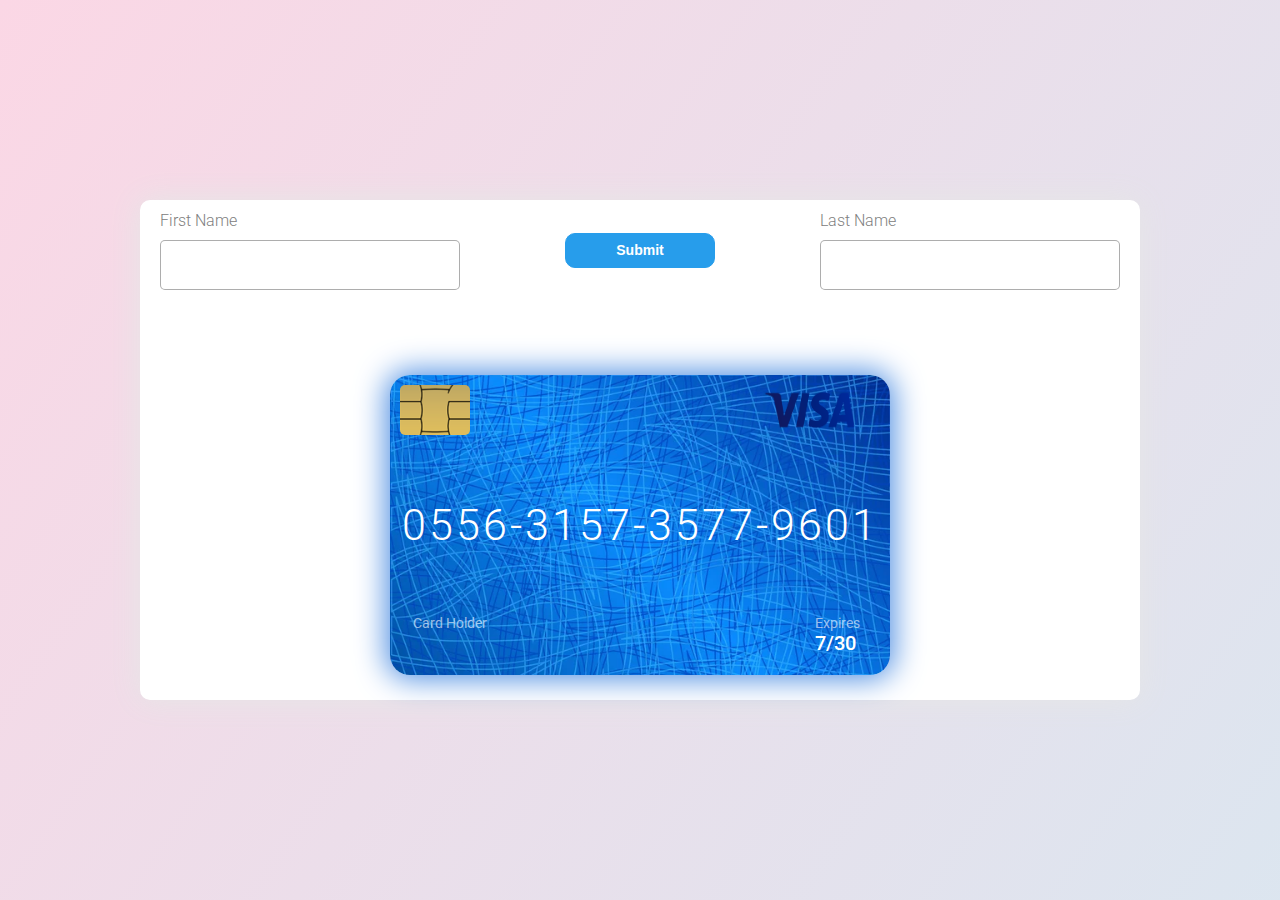
<file: index.html>
<!DOCTYPE html>
<html lang="en">
<head>
    <meta charset="UTF-8">
    <meta name="viewport" content="width=device-width, initial-scale=1.0">
    <title>Credito</title>
    <link rel="stylesheet" href="./styles.css">
    <link rel="stylesheet" href="./responsive.css">
    <link rel="icon" href="./img/uhhh.png" type="image/wbpp">
</head>
<body>
    <main>
        <div class="container">
            <div class="card-container">
                <div class="card">
                    <div class="card-design">
                        <img src="./img/chip-img.png" alt="" class="card-chip">
                        <img class="visa-logo" src="./img/visa-logo.png" alt="">
                    </div>
                    <h2 class="cardNumber"></h2> 
                    <div class="card-bottom">
                        <div class="holder-container">
                            <div class="card-holder">
                                <p>Card Holder</p>
                                <div class="user-initials-container">
                                    <h2 class="userNameOutput user-initials"></h2>
                                    <h2 class="userLastNameOutput user-initials"></h2>
                                </div>
                            </div>
                        </div>
                        <div class="card-exp">
                            <p>Expires</p>
                            <h3 class="cardDate"></h3>
                        </div>
                    </div>
                </div>
            </div>

            <div class="client-info">
                <form class="client-form" onsubmit="submitForm(event)">
                    <div class="fname-container">
                        <p>First Name</p>
                        <input type="text" class="userNameInput userInput" oninput="updateOutput()">
                    </div>
                    
                    <div class="sname-container">
                        <p>Last Name</p>
                        <input type="text" class="userLastNameInput userInput" oninput="updateOutput()">
                    </div>

                    <button class="submit-button" type="submit">Submit</button>
                </form>
            </div>
        </div>
        <h2 class="cardCvc"></h2>
    </main>
    <script src="./script.js"></script>
    <script src="./style.js"></script>
</body>
</html>
</file>
<file: styles.css>
@import url('https://fonts.googleapis.com/css2?family=Roboto:ital,wght@0,100;0,300;0,400;0,500;0,700;0,900;1,100;1,300;1,400;1,500;1,700;1,900&display=swap');

* {
    margin: 0;
    padding: 0;
    border: 0;
    outline: 0;
    list-style: none;
    text-decoration: none;
    box-sizing: border-box;
}

body {
    height: 100%;
    display: flex;
    background: linear-gradient(125deg, #fbd7e5, #bdf4fa);
    background-size: 200% 200%;
    animation: gradientAnimation 10s infinite alternate;
}
main {
    width: 100vw;
    height: 100vh;
    display: flex;
    flex-direction: column;
    justify-content: center;
    align-items: center;
}
.container {
    width: 400px;
    height: 600px;
    display: flex;
    flex-direction: column;
    justify-content: space-between;
    align-items: center;
    border-radius: 10px;
    background-color: #fff;
    box-shadow: 0px 0px 30px 1px rgb(230, 230, 230);
}
.user-initials {
    font-size: 35px;
    color: #fff;
}
.card-container {
    transform: translateY(-180px);
}
.card {
    display: flex;
    flex-direction: column;
    justify-content: space-between;
    align-items: center;
    width: 500px;
    height: 300px;
    background-image: url(./img/card-img.jpg);
    background-repeat: no-repeat;
    background-size: cover;
    border-radius: 20px;
    overflow: hidden;
    box-shadow: 0px 0px 30px 4px rgb(78, 142, 226)
}
.card-design {
    width: 100%;
    height: 70px;
    display: flex;
    align-items: center;
    justify-content: space-between;
}
.card-chip {
    user-select: none;
    margin-left: 10px;
    border-radius: 5px;
    width: 70px;
    height: 50px;
}
.visa-logo {
    user-select: none;
    width: 100px;
    height: 50px;
    margin-right: 30px;
}
.cardNumber {
    font-size: 43px;
    color: #fff;
    font-family: 'Roboto', sans-serif;
    font-weight: 300;
    letter-spacing: 3px;
    text-align: center;
}
.card-bottom {
    margin-bottom: 10px;
    width: 100%;
    display: flex;
    align-items: center;
    justify-content: space-between;
}
.holder-container {
    margin-left: 15px;
    height: 60px;
    width: 60%;
    display: flex;
    justify-content: flex-start;
    align-items: center;
    border-radius: 5px;
    border: 2px solid #ffffff00;
    transition: background-color .3s;
    transition: .3s;
}
.holder-container.active {
    background-color: rgba(0, 0, 0, 0.267);
    border: 2px solid #ffffffc9;
}
.card-holder {
    margin-left: 6px;
    display: flex;
    flex-direction: column;
    align-items: flex-start;
    justify-content: space-between;
    width: 100%;
    height: 41px;
}
.card-holder p {
    color: #ffffff9a;
    font-family: 'Roboto', sans-serif;
    font-weight: 400;
    font-size: 14px;
}
.user-initials-container {
    display: flex;
    gap: 10px;
    overflow: hidden;
    white-space: nowrap;
    text-overflow: ellipsis;
    width: 100%;
}
.userNameOutput,
.userLastNameOutput {
    overflow: hidden;
    white-space: nowrap;
    text-overflow: ellipsis;
    text-transform: capitalize;
}
.user-initials {
    color: #ffffff;
    font-family: 'Roboto', sans-serif;
    font-weight: 500;
    font-size: 20px;
}
.userLastNameOutput {
}
.card-exp {
    margin-right: 30px;
}
.card-exp p {
    color: #ffffff9a;
    font-family: 'Roboto', sans-serif;
    font-weight: 400;
    font-size: 14px;
}
.cardDate {
    color: #ffffff;
    font-family: 'Roboto', sans-serif;
    font-weight: 500;
    font-size: 20px;
}
.client-info {
    width: 100%;
    height: 300px; 
    display: flex;
    flex-direction: column;
    justify-content: center;
    align-items: center;
}
.client-form {
    width: 100%;
    height: 100%;
    display: flex;
    flex-direction: column;
    justify-content: space-between;
    align-items: center;
    width: 100%;
    height: 100%;
}
.fname-container p {
    color: gray;
    font-family: 'Roboto', sans-serif;
    font-weight: 300;
    margin-bottom: 10px;
}
.userInput {
    border: 1px solid rgba(128, 128, 128, 0.644);
    border-radius: 5px;
    width: 300px;
    height: 50px;
    padding-left: 10px;
    font-size: 20px;
    text-align: start;
    font-family: 'Roboto', sans-serif;
    font-weight: 500;
    color: black;
    transition: .3s;
    text-transform: capitalize;
}
.userInput.active {
    border: 1px solid rgb(39, 157, 235);
    box-shadow: 4px 4px 10px 1px rgba(0, 0, 0, 0.233);
}
.userInput.error {
    border: 1px solid rgb(230, 90, 90);
}
.sname-container p {
    color: gray;
    font-family: 'Roboto', sans-serif;
    font-weight: 300;
    margin-bottom: 10px;
}
.submit-button {
    width: 150px;
    height: 35px;
    border-radius: 10px;
    border: 1px solid rgb(39, 157, 235);
    background-color: rgb(39, 157, 235);
    color: #fff;
    font-size: 14px;
    font-weight: bold;
    cursor: pointer;
    transition: .3s;
    margin-bottom: 20px;
}

.submit-button:hover {
    background-color: #fff;
    color: rgb(39, 157, 235);
}

.cardCvc {
    display: none;
}

@keyframes gradientAnimation {
    0% {
        background-position: 0% 50%;
    }
    50% {
        background-position: 100% 50%;
    }
    100% {
        background-position: 0% 50%;
    }
}
</file>
<file: responsive.css>
@media (max-height: 1000px) {
        main {
            display: flex;
            justify-content: center;
            align-items: center;
        }
        .container {
            height: 500px;
            width: 1000px;
            position: relative;
        }
        .card-container {
            order: 2;
            transform: translateY(0);
            margin-bottom: 25px;
        }
        .card {
        }
        .card-design {
        }
        .card-chip {
        }
        .visa-logo {
        }
        .cardNumber {
        }
        .card-bottom {
        }
        .holder-container {
        }
        .card-holder {
        }
        .user-initials-container {
        }
        .userNameOutput {
        }
        .user-initials {
        }
        .userLastNameOutput {
        }
        .card-exp {
        }
        .cardDate {
        }
        .client-info {
            height: 100px;
            flex-direction: row;
        }
        .client-form {
            flex-direction: row;
            align-items: center;
        }
        .fname-container {
            margin-left: 20px;
            order: 1;
        }
        .fname-container p {
            margin: 10;
        }
        .userNameInput {
        }
        .userInput {
        }
        .sname-container {
            order: 3;
            margin-right: 20px;
        }
        .sname-container p {
            margin: 10;
        }
        .userLastNameInput {
        }
        .submit-button {
            order: 2;
            margin: 0;
        } 
}

@media (max-width:1050px) {
    .container {
        max-width: 500px;
    }
    .card-container {
    }
    .card {
        height: 200px;
        width: 400px;
    }
    .card-design {
        margin-top: 5px;
        height: 30px;
    }
    .card-chip {
        width: 25px;
        height: 25px;
    }
    .visa-logo {
        width: 55px;
        height: 30px;
    }
    .cardNumber {
        font-size: 25px;
    }
    .card-bottom {
        margin-bottom: 0;
    }
    .holder-container {
        height: 35px;
        width: 180px;
        margin-bottom: 10px;
    }
    .card-holder {
        width: 100%;
        height: 100%;
    }
    .card-holder p {
        font-size: 10px;
        margin-bottom: 0px;
    }
    .user-initials-container {
    }
    .userNameOutput {
    }
    .user-initials {
        font-size: 15px;
    }
    .userLastNameOutput {
    }
    .card-exp {
        height: 35px;
        margin-bottom: 10px;
    }
    .card-exp p {
        font-size: 10px;
        margin-bottom: 0px;
    }
    .cardDate {
        font-size: 15px;
    }
    .client-info {
        height: 300px;
    }
    .client-form {
        flex-direction: column;
        justify-content: space-evenly;
        align-items: center;      
    }
    .fname-container p {
        font-size: 13px;
    }
    .fname-container {
        margin: 0;
    }
    .userNameInput {
    }
    .userInput {
        width: 200px;
        height: 30px;
        font-size: 15px;
    }
    .sname-container p {
        font-size: 13px;
    }
    .sname-container {
        margin: 0;
        order: 2;
    }
    .userLastNameInput {
    }
    .submit-button {
        order: 3;
    }
}
</file>
